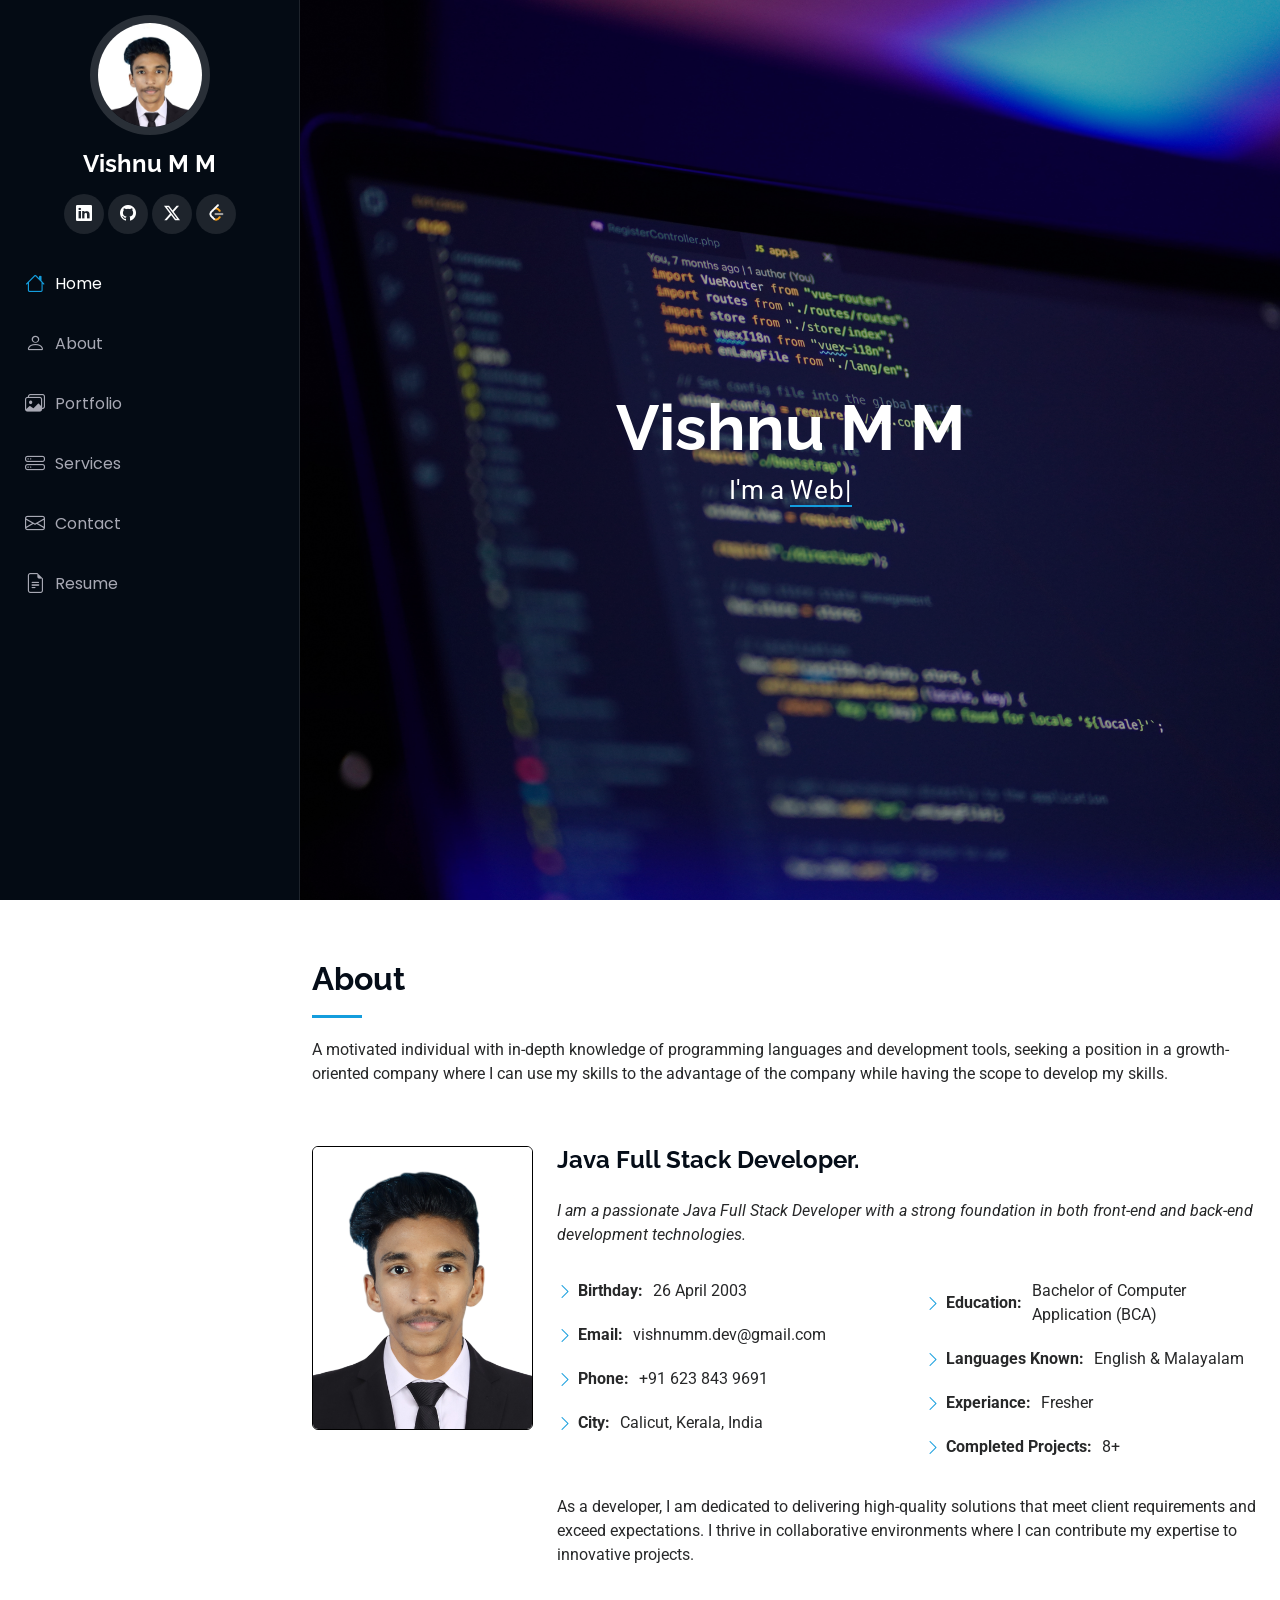
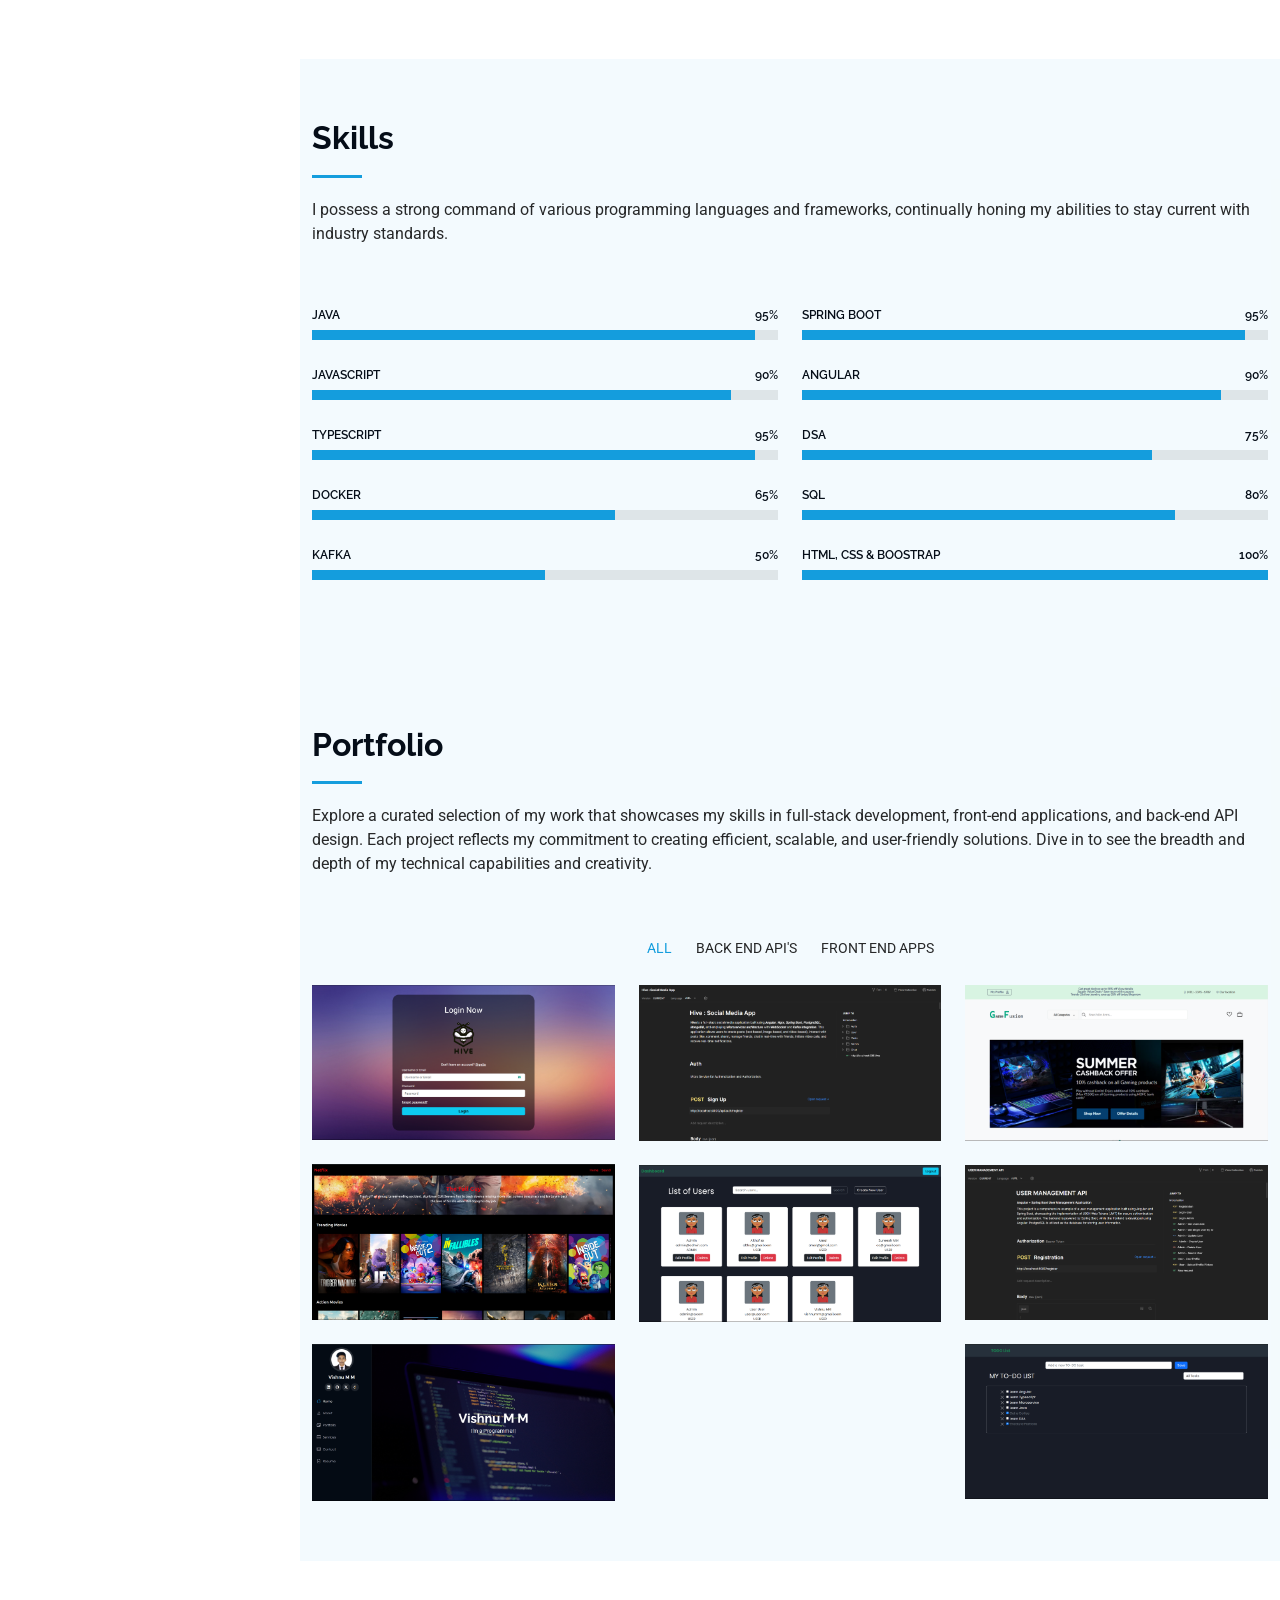
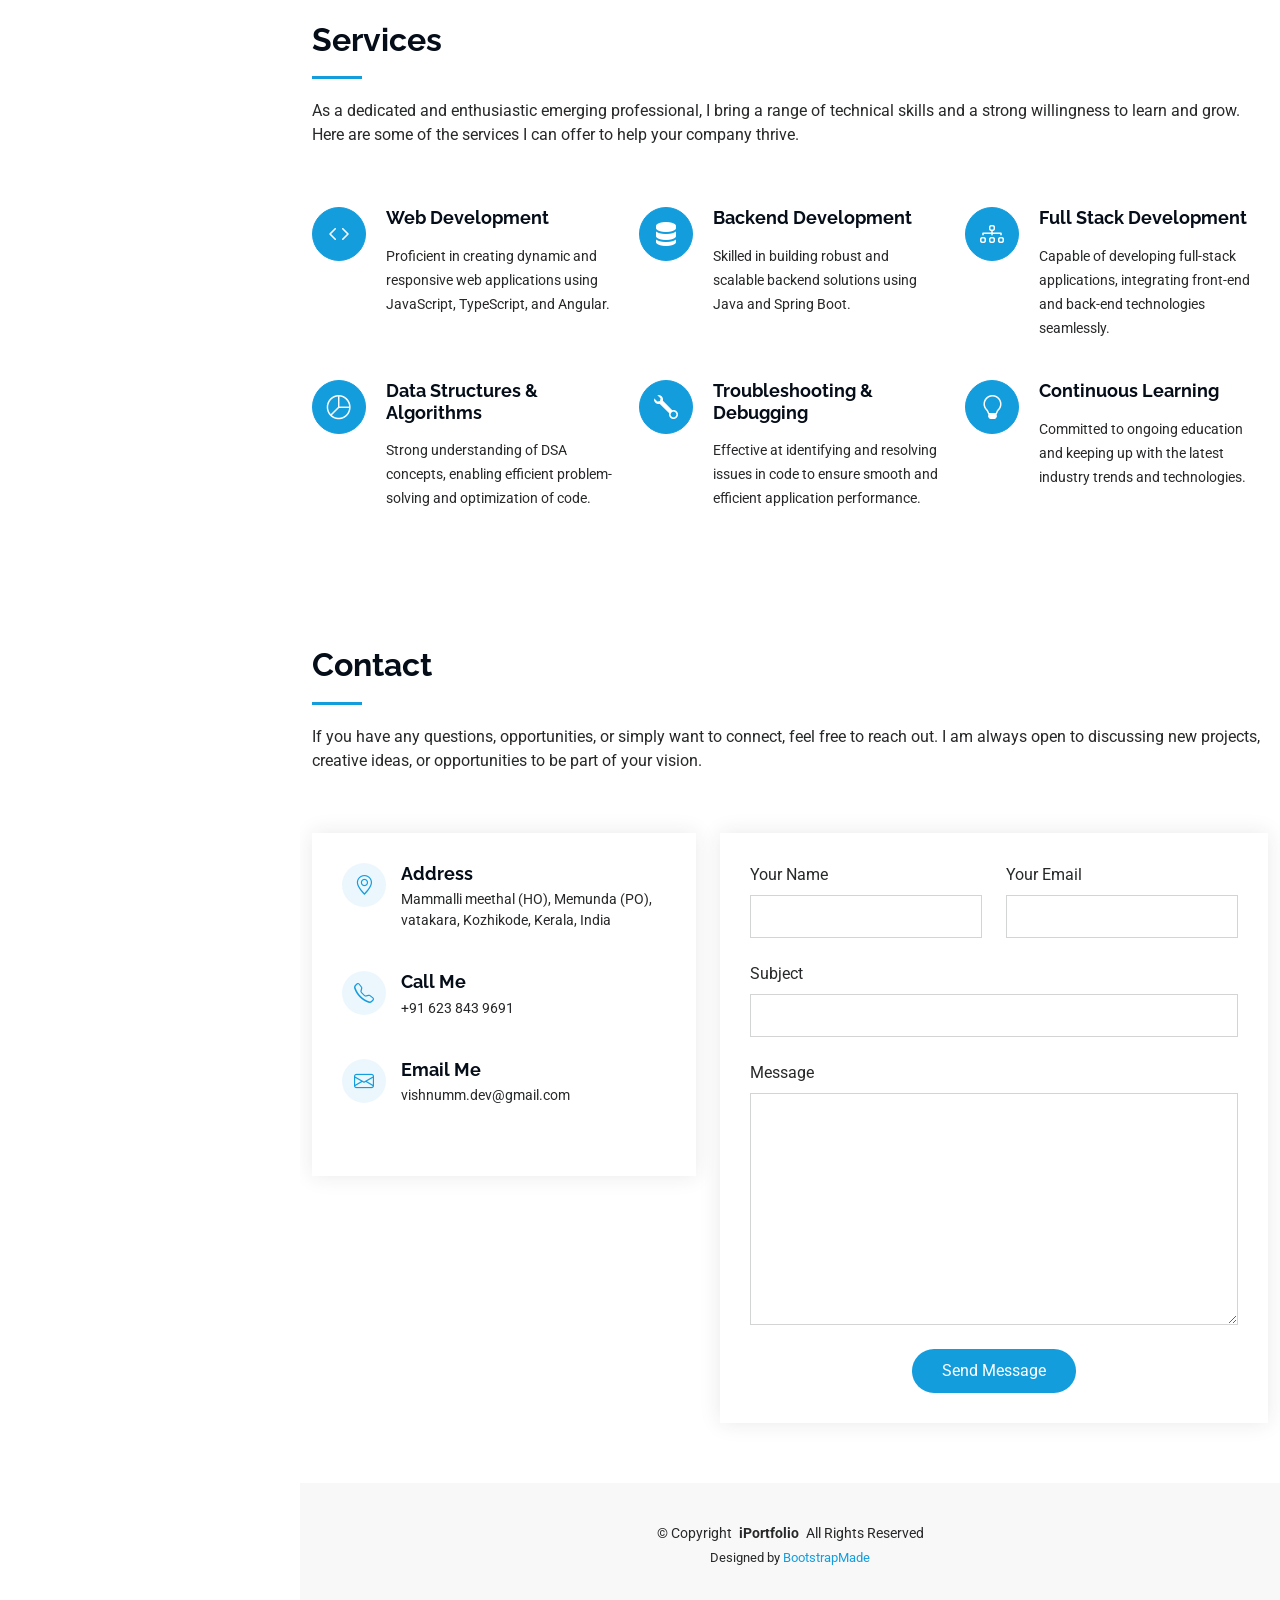
<file: index.html>
<!DOCTYPE html>
<html lang="en">

    <head>
        <meta charset="utf-8">
        <meta content="width=device-width, initial-scale=1.0" name="viewport">
        <title>Portfolio - Vishnu MM</title>
        <meta content="" name="description">
        <meta content="" name="keywords">

        <!-- Favicons -->
        <link href="assets/img/favicon.png" rel="icon">
        <link href="assets/img/apple-touch-icon.png" rel="apple-touch-icon">

        <!-- Fonts -->
        <link href="https://fonts.googleapis.com" rel="preconnect">
        <link href="https://fonts.gstatic.com" rel="preconnect" crossorigin>
        <link
            href="https://fonts.googleapis.com/css2?family=Roboto:ital,wght@0,100;0,300;0,400;0,500;0,700;0,900;1,100;1,300;1,400;1,500;1,700;1,900&family=Poppins:ital,wght@0,100;0,200;0,300;0,400;0,500;0,600;0,700;0,800;0,900;1,100;1,200;1,300;1,400;1,500;1,600;1,700;1,800;1,900&family=Raleway:ital,wght@0,100;0,200;0,300;0,400;0,500;0,600;0,700;0,800;0,900;1,100;1,200;1,300;1,400;1,500;1,600;1,700;1,800;1,900&display=swap"
            rel="stylesheet">

        <!-- Vendor CSS Files -->
        <link href="assets/vendor/bootstrap/css/bootstrap.min.css" rel="stylesheet">
        <link href="assets/vendor/bootstrap-icons/bootstrap-icons.css" rel="stylesheet">
        <link href="assets/vendor/aos/aos.css" rel="stylesheet">
        <link href="assets/vendor/glightbox/css/glightbox.min.css" rel="stylesheet">
        <link href="assets/vendor/swiper/swiper-bundle.min.css" rel="stylesheet">

        <!-- Main CSS File -->
        <link href="assets/css/main.css" rel="stylesheet">

        <!-- =======================================================
        * Template Name: iPortfolio
        * Template URL: https://bootstrapmade.com/iportfolio-bootstrap-portfolio-websites-template/
        * Updated: Jun 14 2024 with Bootstrap v5.3.3
        * Author: BootstrapMade.com
        * License: https://bootstrapmade.com/license/
        ======================================================== -->
    </head>

    <body class="index-page">

        <header id="header" class="header d-flex flex-column">
            <i class="header-toggle d-xl-none bi bi-list"></i>

            <div class="profile-img">
                <img src="assets/img/Profile-Picture.jpeg" alt="" class="img-fluid rounded-circle">
            </div>

            <a href="index.html" class="logo d-flex align-items-center justify-content-center">
                <!-- Uncomment the line below if you also wish to use an image logo -->
                <!-- <img src="assets/img/logo.png" alt=""> -->
                <h1 class="sitename">Vishnu M M</h1>
            </a>

            <div class="social-links text-center">
                <a href="https://linkedin.com/in/vishnu-mm" target="_blank" class="linkedin"><i
                        class="bi bi-linkedin"></i></a>
                <a href="https://github.com/vishnu-MM" target="_blank" class="facebook"><i class="bi bi-github"></i></a>
                <a href="https://x.com/vishnu__MM" target="_blank" class="twitter"><i class="bi bi-twitter-x"></i></a>
                <a href="https://leetcode.com/u/Vishnu_MM/" target="_blank" class="instagram"><img
                        src="assets/img/LeetCode.png" width="20" height="20" alt="LeetCode" class="leetcode-icon"></a>
            </div>

            <nav id="navmenu" class="navmenu">
                <ul>
                    <li><a href="#hero" class="active"><i class="bi bi-house navicon"></i>Home</a></li>
                    <li><a href="#about"><i class="bi bi-person navicon"></i> About</a></li>
                    <li><a href="#portfolio"><i class="bi bi-images navicon"></i> Portfolio</a></li>
                    <li><a href="#services"><i class="bi bi-hdd-stack navicon"></i> Services</a></li>
                    <li><a href="#contact"><i class="bi bi-envelope navicon"></i> Contact</a></li>
                    <li><a href="assets/img/Vishnu-MM-Resume.pdf" download><i
                                class="bi bi-file-earmark-text navicon"></i> Resume</a></li>
                </ul>
            </nav>

        </header>

        <main class="main">

            <!-- Hero Section -->
            <section id="hero" class="hero section">

                <img src="assets/img/bg-image-01.jpg" alt="" data-aos="fade-in" class="">

                <div class="container d-flex justify-content-center align-items-center flex-column" data-aos="fade-up"
                    data-aos-delay="100">
                    <h2>Vishnu M M</h2>
                    <p>I'm a <span class="typed"
                            data-typed-items="Web Developer, Back End Developer, Programmer, Software Engineer">Web
                            Developer</span><span class="typed-cursor typed-cursor--blink"
                            aria-hidden="true"></span><span class="typed-cursor typed-cursor--blink"
                            aria-hidden="true"></span></p>
                </div>

            </section><!-- /Hero Section -->

            <!-- About Section -->
            <section id="about" class="about section">

                <!-- Section Title -->
                <div class="container section-title" data-aos="fade-up">
                    <h2>About</h2>
                    <p>A motivated individual with in-depth knowledge of programming languages and development tools,
                        seeking a position in a growth-oriented company where I can use my skills to the advantage of
                        the company while having the scope to develop my skills.</p>
                </div><!-- End Section Title -->

                <div class="container" data-aos="fade-up" data-aos-delay="100">

                    <div class="row gy-4 justify-content-center">
                        <div class="col-lg-3">
                            <img src="assets/img/MyPhoto.png" class="img-fluid border border-black rounded" alt="Image">
                        </div>
                        <div class="col-lg-9 content">
                            <h2>Java Full Stack Developer.</h2>
                            <p class="fst-italic py-3">
                                I am a passionate Java Full Stack Developer with a strong foundation in both front-end
                                and back-end development technologies.
                            </p>
                            <div class="row">
                                <div class="col-lg-6">
                                    <ul>
                                        <li>
                                            <i class="bi bi-chevron-right"></i>
                                            <strong>Birthday:</strong>
                                            <span>26 April 2003</span>
                                        </li>
                                        <li>
                                            <i class="bi bi-chevron-right"></i>
                                            <strong>Email:</strong>
                                            <span>vishnumm.dev@gmail.com</span>
                                        </li>
                                        <li>
                                            <i class="bi bi-chevron-right"></i>
                                            <strong>Phone:</strong>
                                            <span>+91 623 843 9691</span>
                                        </li>
                                        <li>
                                            <i class="bi bi-chevron-right"></i>
                                            <strong>City:</strong>
                                            <span>Calicut, Kerala, India</span>
                                        </li>
                                    </ul>
                                </div>
                                <div class="col-lg-6">
                                    <ul>
                                        <li>
                                            <i class="bi bi-chevron-right"></i>
                                            <strong>Education:</strong>
                                            <span>Bachelor of Computer Application (BCA)</span>
                                        </li>
                                        <li>
                                            <i class="bi bi-chevron-right"></i>
                                            <strong>Languages Known:</strong>
                                            <span>English & Malayalam</span>
                                        </li>
                                        <li>
                                            <i class="bi bi-chevron-right"></i>
                                            <strong>Experiance:</strong>
                                            <span>Fresher</span>
                                        </li>
                                        <li>
                                            <i class="bi bi-chevron-right"></i>
                                            <strong>Completed Projects:</strong>
                                            <span>8+</span>
                                        </li>
                                    </ul>
                                </div>
                            </div>
                            <p class="py-3">
                                As a developer, I am dedicated to delivering high-quality solutions that meet client
                                requirements and exceed expectations. I thrive in collaborative environments where I can
                                contribute my expertise to innovative projects.
                            </p>
                        </div>
                    </div>

                </div>

            </section><!-- /About Section -->

            <!-- Skills Section -->
            <section id="skills" class="skills section">

                <!-- Section Title -->
                <div class="container section-title" data-aos="fade-up">
                    <h2>Skills</h2>
                    <p>I possess a strong command of various programming languages and frameworks, continually honing my
                        abilities to stay current with industry standards.</p>
                </div><!-- End Section Title -->

                <div class="container" data-aos="fade-up" data-aos-delay="100">

                    <div class="row skills-content skills-animation">

                        <div class="col-lg-6">

                            <div class="progress">
                                <span class="skill"><span>Java</span> <i class="val">95%</i></span>
                                <div class="progress-bar-wrap">
                                    <div class="progress-bar" role="progressbar" aria-valuenow="95" aria-valuemin="0"
                                        aria-valuemax="100"></div>
                                </div>
                            </div><!-- End Skills Item -->

                            <div class="progress">
                                <span class="skill"><span>JavaScript</span> <i class="val">90%</i></span>
                                <div class="progress-bar-wrap">
                                    <div class="progress-bar" role="progressbar" aria-valuenow="90" aria-valuemin="0"
                                        aria-valuemax="100"></div>
                                </div>
                            </div><!-- End Skills Item -->

                            <div class="progress">
                                <span class="skill"><span>TypeScript</span> <i class="val">95%</i></span>
                                <div class="progress-bar-wrap">
                                    <div class="progress-bar" role="progressbar" aria-valuenow="95" aria-valuemin="0"
                                        aria-valuemax="100"></div>
                                </div>
                            </div><!-- End Skills Item -->

                            <div class="progress">
                                <span class="skill"><span>Docker</span> <i class="val">65%</i></span>
                                <div class="progress-bar-wrap">
                                    <div class="progress-bar" role="progressbar" aria-valuenow="65" aria-valuemin="0"
                                        aria-valuemax="100"></div>
                                </div>
                            </div><!-- End Skills Item -->

                            <div class="progress">
                                <span class="skill"><span>Kafka</span> <i class="val">50%</i></span>
                                <div class="progress-bar-wrap">
                                    <div class="progress-bar" role="progressbar" aria-valuenow="50" aria-valuemin="0"
                                        aria-valuemax="100"></div>
                                </div>
                            </div><!-- End Skills Item -->

                        </div>

                        <div class="col-lg-6">

                            <div class="progress">
                                <span class="skill"><span>Spring Boot</span> <i class="val">95%</i></span>
                                <div class="progress-bar-wrap">
                                    <div class="progress-bar" role="progressbar" aria-valuenow="95" aria-valuemin="0"
                                        aria-valuemax="100"></div>
                                </div>
                            </div><!-- End Skills Item -->

                            <div class="progress">
                                <span class="skill"><span>Angular</span> <i class="val">90%</i></span>
                                <div class="progress-bar-wrap">
                                    <div class="progress-bar" role="progressbar" aria-valuenow="90" aria-valuemin="0"
                                        aria-valuemax="100"></div>
                                </div>
                            </div><!-- End Skills Item -->

                            <div class="progress">
                                <span class="skill"><span>DSA</span> <i class="val">75%</i></span>
                                <div class="progress-bar-wrap">
                                    <div class="progress-bar" role="progressbar" aria-valuenow="75" aria-valuemin="0"
                                        aria-valuemax="100"></div>
                                </div>
                            </div><!-- End Skills Item -->

                            <div class="progress">
                                <span class="skill"><span>SQL</span> <i class="val">80%</i></span>
                                <div class="progress-bar-wrap">
                                    <div class="progress-bar" role="progressbar" aria-valuenow="80" aria-valuemin="0"
                                        aria-valuemax="100"></div>
                                </div>
                            </div><!-- End Skills Item -->

                            <div class="progress">
                                <span class="skill"><span>HTML, CSS & BOOSTRAP</span> <i class="val">100%</i></span>
                                <div class="progress-bar-wrap">
                                    <div class="progress-bar" role="progressbar" aria-valuenow="100" aria-valuemin="0"
                                        aria-valuemax="100"></div>
                                </div>
                            </div><!-- End Skills Item -->

                        </div>

                    </div>

                </div>

            </section><!-- /Skills Section -->

            <!-- Portfolio Section -->
            <section id="portfolio" class="portfolio section">

                <!-- Section Title -->
                <div class="container section-title" data-aos="fade-up">
                    <h2>Portfolio</h2>
                    <p>Explore a curated selection of my work that showcases my skills in full-stack development,
                        front-end applications, and back-end API design. Each project reflects my commitment to creating
                        efficient, scalable, and user-friendly solutions. Dive in to see the breadth and depth of my
                        technical capabilities and creativity.</p>
                </div><!-- End Section Title -->

                <div class="container">

                    <div class="isotope-layout" data-default-filter="*" data-layout="masonry"
                        data-sort="original-order">

                        <ul class="portfolio-filters isotope-filters" data-aos="fade-up" data-aos-delay="100">
                            <li data-filter="*" class="filter-active">All</li>
                            <li data-filter=".back-end-apis">Back End API's</li>
                            <li data-filter=".front-end-apps">Front End Apps</li>
                        </ul>

                        <div class="row gy-4 isotope-container" data-aos="fade-up" data-aos-delay="200">
                            <!-- Hive : Social Media (App) -->
                            <div class="col-lg-4 col-md-6 portfolio-item isotope-item front-end-apps">
                                <div class="portfolio-content h-100">
                                    <img src="assets/img/portfolio/App-6.png" class="img-fluid" alt="">
                                    <div class="portfolio-info">
                                        <h4>Hive : Social Media (App)</h4>
                                        <p>Hive is a social media app Built usingv Angular with NgRx and Spring Boot in Micro Service Architecture.</p>
                                        <a href="assets/img/portfolio/App-6.png"
                                            title="Hive : Hive is a social media app Built usingv Angular with NgRx and Spring Boot in Micro Service Architecture."
                                            data-gallery="portfolio-gallery-app" class="glightbox preview-link">
                                            <i class="bi bi-zoom-in"></i></a>
                                        <a href="https://github.com/vishnu-MM/Hive-Wher_the_connection_buzz-Angular.git"
                                            title="More Details" class="details-link"><i
                                                class="bi bi-link-45deg"></i></a>
                                    </div>
                                </div>
                            </div>
                            <!-- Hive : Social Media (API) -->
                            <div class="col-lg-4 col-md-6 portfolio-item isotope-item back-end-apis">
                                <div class="portfolio-content h-100">
                                    <img src="assets/img/portfolio/API-2.png" class="img-fluid" alt="">
                                    <div class="portfolio-info">
                                        <h4>Hive : Social Media (API)</h4>
                                        <p>Hive is a social media app Built using Spring Boot in Micro Service Architecture</p>
                                        <a href="assets/img/portfolio/API-2.png"
                                            title="Hive : Social Media (API) : Hive is a social media app Built using Spring Boot in Micro Service Architecture"
                                            data-gallery="portfolio-gallery-product" class="glightbox preview-link"><i
                                                class="bi bi-zoom-in"></i></a>
                                        <a href="https://github.com/vishnu-MM/Hive-Wher_the_connection_buzz.git"
                                            title="More Details" class="details-link"><i
                                                class="bi bi-link-45deg"></i></a>
                                    </div>
                                </div>
                            </div>
                            <!-- Game Fusion : E-Commerce App -->
                            <div class="col-lg-4 col-md-6 portfolio-item isotope-item back-end-apis front-end-apps">
                                <div class="portfolio-content h-100">
                                    <img src="assets/img/portfolio/App-1.png" class="img-fluid" alt="">
                                    <div class="portfolio-info">
                                        <h4>Game Fusion : E-Commerce App</h4>
                                        <p>An e-commerce platform for selling gaming gadgets. Built with Spring Boot,
                                            Thymeleaf, and PostgreSQL.</p>
                                        <a href="assets/img/portfolio/App-1.png"
                                            title="Game Fusion : An E-Commerce platform for selling gaming gadgets. Built with Spring Boot, Thymeleaf, and PostgreSQL."
                                            data-gallery="portfolio-gallery-app" class="glightbox preview-link">
                                            <i class="bi bi-zoom-in"></i></a>
                                        <a href="https://github.com/vishnu-MM/Game-Fusion---E-commerce-web-application.git"
                                            title="More Details" class="details-link">
                                            <i class="bi bi-link-45deg"></i></a>
                                    </div>
                                </div>
                            </div>
                            <!-- Netflix Clone -->
                            <div class="col-lg-4 col-md-6 portfolio-item isotope-item front-end-apps">
                                <div class="portfolio-content h-100">
                                    <img src="assets/img/portfolio/App-5.png" class="img-fluid" alt="">
                                    <div class="portfolio-info">
                                        <h4>Netflix Clone</h4>
                                        <p>This project is a clone of Netflix built using Angular.</p>
                                        <a href="assets/img/portfolio/App-5.png"
                                            title="Netflix Clone : This project is a clone of Netflix built using Angular."
                                            data-gallery="portfolio-gallery-app" class="glightbox preview-link">
                                            <i class="bi bi-zoom-in"></i></a>
                                        <a href="https://github.com/vishnu-MM/Netflix-Clone-Angular-Project.git"
                                            title="More Details" class="details-link"><i
                                                class="bi bi-link-45deg"></i></a>
                                    </div>
                                </div>
                            </div>
                            <!-- User Management App -->
                            <div class="col-lg-4 col-md-6 portfolio-item isotope-item front-end-apps">
                                <div class="portfolio-content h-100">
                                    <img src="assets/img/portfolio/App-3.png" class="img-fluid" alt="">
                                    <div class="portfolio-info">
                                        <h4>User Management App</h4>
                                        <p>This project is a example of a User Management App built using Angular,
                                            showcasing the implementation of NgRx (State Management for Angular)</p>
                                        <a href="assets/img/portfolio/App-3.png"
                                            title="User Management App: This project is a example of a User Management App built using Angular, showcasing the implementation of NgRx (State Management for Angular)"
                                            data-gallery="portfolio-gallery-app" class="glightbox preview-link">
                                            <i class="bi bi-zoom-in"></i></a>
                                        <a href="https://github.com/vishnu-MM/User-Management-Frontend-.git"
                                            title="More Details" class="details-link"><i
                                                class="bi bi-link-45deg"></i></a>
                                    </div>
                                </div>
                            </div>
                            <!-- User Management API -->
                            <div class="col-lg-4 col-md-6 portfolio-item isotope-item back-end-apis">
                                <div class="portfolio-content h-100">
                                    <img src="assets/img/portfolio/API-1.png" class="img-fluid" alt="">
                                    <div class="portfolio-info">
                                        <h4>User Management API</h4>
                                        <p>This project is a example of a user management api built using Spring Boot,
                                            showcasing the implementation of JSON Web Tokens (JWT)</p>
                                        <a href="assets/img/portfolio/API-1.png"
                                            title="User Management API : This project is a example of a user management api built using Spring Boot, showcasing the implementation of JSON Web Tokens (JWT)"
                                            data-gallery="portfolio-gallery-product" class="glightbox preview-link"><i
                                                class="bi bi-zoom-in"></i></a>
                                        <a href="https://github.com/vishnu-MM/User-Management-API-.git"
                                            title="More Details" class="details-link"><i
                                                class="bi bi-link-45deg"></i></a>
                                    </div>
                                </div>
                            </div>
                            <!-- Todo App -->
                            <div class="col-lg-4 col-md-6 portfolio-item isotope-item front-end-apps">
                                <div class="portfolio-content h-100">
                                    <img src="assets/img/portfolio/App-2.png" class="img-fluid" alt="">
                                    <div class="portfolio-info">
                                        <h4>Todo App</h4>
                                        <p>TODO App: An Todo list application build using Angular.</p>
                                        <a href="assets/img/portfolio/App-2.png"
                                            title="TODO App: An Todo list application build using Angular."
                                            data-gallery="portfolio-gallery-app" class="glightbox preview-link">
                                            <i class="bi bi-zoom-in"></i></a>
                                        <a href="https://github.com/vishnu-MM/TODO-App-Angular-Project.git"
                                            title="More Details" class="details-link"><i
                                                class="bi bi-link-45deg"></i></a>
                                    </div>
                                </div>
                            </div>
                            <!-- Personal Portfolio -->
                            <div class="col-lg-4 col-md-6 portfolio-item isotope-item front-end-apps">
                                <div class="portfolio-content h-100">
                                    <img src="assets/img/portfolio/App-4.png" class="img-fluid" alt="">
                                    <div class="portfolio-info">
                                        <h4>Personal Portfolio</h4>
                                        <p>This personal portfolio website showcases my skills and projects using HTML, CSS, JavaScript, and Bootstrap.</p>
                                        <a href="assets/img/portfolio/App-4.png"
                                            title="Personal Portfolio: This personal portfolio website showcases my skills and projects using HTML, CSS, JavaScript, and Bootstrap."
                                            data-gallery="portfolio-gallery-app" class="glightbox preview-link">
                                            <i class="bi bi-zoom-in"></i></a>
                                        <a href="https://github.com/vishnu-MM/My-Personal-Portfolio.git"
                                            title="More Details" class="details-link"><i
                                                class="bi bi-link-45deg"></i></a>
                                    </div>
                                </div>
                            </div>
                        </div>
                        <!-- End Portfolio Container -->
                    </div>
                </div>
            </section><!-- /Portfolio Section -->

            <!-- Services Section -->
            <section id="services" class="services section">

                <!-- Section Title -->
                <div class="container section-title" data-aos="fade-up">
                    <h2>Services</h2>
                    <p>As a dedicated and enthusiastic emerging professional, I bring a range of technical skills and a
                        strong willingness to learn and grow. Here are some of the services I can offer to help your
                        company thrive.</p>
                </div>
                <!-- End Section Title -->

                <div class="container">

                    <div class="row gy-4">

                        <div class="col-lg-4 col-md-6 service-item d-flex" data-aos="fade-up" data-aos-delay="100">
                            <div class="icon flex-shrink-0"><i class="bi bi-code"></i></div>
                            <div>
                                <h4 class="title"><a href="#portfolio" class="stretched-link">Web Development</a></h4>
                                <p class="description">Proficient in creating dynamic and responsive web applications
                                    using JavaScript, TypeScript, and Angular.</p>
                            </div>
                        </div><!-- End Service Item -->

                        <div class="col-lg-4 col-md-6 service-item d-flex" data-aos="fade-up" data-aos-delay="200">
                            <div class="icon flex-shrink-0"><i class="bi bi-server"></i></div>
                            <div>
                                <h4 class="title"><a href="#portfolio" class="stretched-link">Backend Development</a>
                                </h4>
                                <p class="description">Skilled in building robust and scalable backend solutions using
                                    Java and Spring Boot.</p>
                            </div>
                        </div><!-- End Service Item -->

                        <div class="col-lg-4 col-md-6 service-item d-flex" data-aos="fade-up" data-aos-delay="300">
                            <div class="icon flex-shrink-0"><i class="bi bi-diagram-3"></i></div>
                            <div>
                                <h4 class="title"><a href="#portfolio" class="stretched-link">Full Stack Development</a>
                                </h4>
                                <p class="description">Capable of developing full-stack applications, integrating
                                    front-end and back-end technologies seamlessly.</p>
                            </div>
                        </div><!-- End Service Item -->

                        <div class="col-lg-4 col-md-6 service-item d-flex" data-aos="fade-up" data-aos-delay="400">
                            <div class="icon flex-shrink-0"><i class="bi bi-pie-chart"></i></div>
                            <div>
                                <h4 class="title"><a href="#portfolio" class="stretched-link">Data Structures &
                                        Algorithms</a></h4>
                                <p class="description">Strong understanding of DSA concepts, enabling efficient
                                    problem-solving and optimization of code.</p>
                            </div>
                        </div><!-- End Service Item -->

                        <div class="col-lg-4 col-md-6 service-item d-flex" data-aos="fade-up" data-aos-delay="500">
                            <div class="icon flex-shrink-0"><i class="bi bi-wrench"></i></div>
                            <div>
                                <h4 class="title"><a href="#portfolio" class="stretched-link">Troubleshooting &
                                        Debugging</a></h4>
                                <p class="description">Effective at identifying and resolving issues in code to ensure
                                    smooth and efficient application performance.</p>
                            </div>
                        </div><!-- End Service Item -->

                        <div class="col-lg-4 col-md-6 service-item d-flex" data-aos="fade-up" data-aos-delay="600">
                            <div class="icon flex-shrink-0"><i class="bi bi-lightbulb"></i></div>
                            <div>
                                <h4 class="title"><a href="#portfolio" class="stretched-link">Continuous Learning</a>
                                </h4>
                                <p class="description">Committed to ongoing education and keeping up with the latest
                                    industry trends and technologies.</p>
                            </div>
                        </div><!-- End Service Item -->

                    </div>

                </div>

            </section><!-- /Services Section -->

            <!-- Contact Section -->
            <section id="contact" class="contact section">

                <!-- Section Title -->
                <div class="container section-title" data-aos="fade-up">
                    <h2>Contact</h2>
                    <p>If you have any questions, opportunities, or simply want to connect, feel free to reach out. I am
                        always open to discussing new projects, creative ideas, or opportunities to be part of your
                        vision.</p>
                </div><!-- End Section Title -->

                <div class="container" data-aos="fade-up" data-aos-delay="100">

                    <div class="row gy-4">

                        <div class="col-lg-5">

                            <div class="info-wrap">
                                <div class="info-item d-flex" data-aos="fade-up" data-aos-delay="200">
                                    <i class="bi bi-geo-alt flex-shrink-0"></i>
                                    <div>
                                        <h3>Address</h3>
                                        <p>Mammalli meethal (HO), Memunda (PO), vatakara, Kozhikode, Kerala, India</p>
                                    </div>
                                </div><!-- End Info Item -->

                                <div class="info-item d-flex" data-aos="fade-up" data-aos-delay="300">
                                    <i class="bi bi-telephone flex-shrink-0"></i>
                                    <div>
                                        <h3>Call Me</h3>
                                        <p>+91 623 843 9691</p>
                                    </div>
                                </div><!-- End Info Item -->

                                <div class="info-item d-flex" data-aos="fade-up" data-aos-delay="400">
                                    <i class="bi bi-envelope flex-shrink-0"></i>
                                    <div>
                                        <h3>Email Me</h3>
                                        <p>vishnumm.dev@gmail.com</p>
                                    </div>
                                </div><!-- End Info Item -->
                            </div>
                        </div>

                        <div class="col-lg-7">
                            <form action="https://formspree.io/f/mvgppkjw" method="post" class="php-email-form" data-aos="fade-up"
                                data-aos-delay="200">
                                <div class="row gy-4">
                                    <div class="col-md-6">
                                        <label for="name-field" class="pb-2">Your Name</label>
                                        <input type="text" name="name" id="name-field" class="form-control" required="">
                                    </div>

                                    <div class="col-md-6">
                                        <label for="email-field" class="pb-2">Your Email</label>
                                        <input type="email" class="form-control" name="email" id="email-field"
                                            required="">
                                    </div>

                                    <div class="col-md-12">
                                        <label for="subject-field" class="pb-2">Subject</label>
                                        <input type="text" class="form-control" name="subject" id="subject-field"
                                            required="">
                                    </div>

                                    <div class="col-md-12">
                                        <label for="message-field" class="pb-2">Message</label>
                                        <textarea class="form-control" name="message" rows="10" id="message-field"
                                            required=""></textarea>
                                    </div>

                                    <div class="col-md-12 text-center">
                                        <div class="loading">Loading</div>
                                        <div class="error-message"></div>
                                        <div class="sent-message">Your message has been sent. Thank you!</div>
                                        <button type="submit">Send Message</button>
                                    </div>

                                </div>
                            </form>
                        </div><!-- End Contact Form -->
                    </div>
                </div>
            </section><!-- /Contact Section -->
        </main>
        <footer id="footer" class="footer position-relative">

            <div class="container">
              <div class="copyright text-center ">
                <p>© <span>Copyright</span> <strong class="px-1 sitename">iPortfolio</strong> <span>All Rights Reserved</span></p>
              </div>
              <div class="credits">
                <!-- All the links in the footer should remain intact. -->
                <!-- You can delete the links only if you've purchased the pro version. -->
                <!-- Licensing information: https://bootstrapmade.com/license/ -->
                <!-- Purchase the pro version with working PHP/AJAX contact form: [buy-url] -->
                Designed by <a href="https://bootstrapmade.com/">BootstrapMade</a>
              </div>
            </div>
        
          </footer>
        <!-- Scroll Top -->
        <a href="#" id="scroll-top" class="scroll-top d-flex align-items-center justify-content-center"><i
                class="bi bi-arrow-up-short"></i></a>

        <!-- Preloader -->
        <div id="preloader"></div>

        <!-- Vendor JS Files -->
        <script src="assets/vendor/bootstrap/js/bootstrap.bundle.min.js"></script>
        <script src="assets/vendor/aos/aos.js"></script>
        <script src="assets/vendor/typed.js/typed.umd.js"></script>
        <script src="assets/vendor/purecounter/purecounter_vanilla.js"></script>
        <script src="assets/vendor/waypoints/noframework.waypoints.js"></script>
        <script src="assets/vendor/glightbox/js/glightbox.min.js"></script>
        <script src="assets/vendor/imagesloaded/imagesloaded.pkgd.min.js"></script>
        <script src="assets/vendor/isotope-layout/isotope.pkgd.min.js"></script>
        <script src="assets/vendor/swiper/swiper-bundle.min.js"></script>

        <!-- Main JS File -->
        <script src="assets/js/main.js"></script>
    </body>

</html>
</file>
<file: assets/css/main.css>
/**
* Template Name: iPortfolio
* Template URL: https://bootstrapmade.com/iportfolio-bootstrap-portfolio-websites-template/
* Updated: Jun 14 2024 with Bootstrap v5.3.3
* Author: BootstrapMade.com
* License: https://bootstrapmade.com/license/
*/

/*--------------------------------------------------------------
# Font & Color Variables
# Help: https://bootstrapmade.com/color-system/
--------------------------------------------------------------*/
/* Fonts */
:root {
    --default-font: "Roboto", system-ui, -apple-system, "Segoe UI", Roboto, "Helvetica Neue", Arial, "Noto Sans", "Liberation Sans", sans-serif, "Apple Color Emoji", "Segoe UI Emoji", "Segoe UI Symbol", "Noto Color Emoji";
    --heading-font: "Raleway", sans-serif;
    --nav-font: "Poppins", sans-serif;
}

/* Global Colors - The following color variables are used throughout the website. Updating them here will change the color scheme of the entire website */
:root {
    --background-color: #ffffff;
    /* Background color for the entire website, including individual sections */
    --default-color: #272829;
    /* Default color used for the majority of the text content across the entire website */
    --heading-color: #050d18;
    /* Color for headings, subheadings and title throughout the website */
    --accent-color: #149ddd;
    /* Accent color that represents your brand on the website. It's used for buttons, links, and other elements that need to stand out */
    --contrast-color: #ffffff;
    /* The contrast color is used for elements when the background color is one of the heading, accent, or default colors. Its purpose is to ensure proper contrast and readability when placed over these more dominant colors */
}

/* Nav Menu Colors - The following color variables are used specifically for the navigation menu. They are separate from the global colors to allow for more customization options */
:root {
    --nav-color: #a8a9b4;
    /* The default color of the main navmenu links */
    --nav-hover-color: #ffffff;
    /* Applied to main navmenu links when they are hovered over or active */
    --nav-dropdown-background-color: #ffffff;
    /* Used as the background color for dropdown items that appear when hovering over primary navigation items */
    --nav-dropdown-color: #212529;
    /* Used for navigation links of the dropdown items in the navigation menu. */
    --nav-dropdown-hover-color: #149ddd;
    /* Similar to --nav-hover-color, this color is applied to dropdown navigation links when they are hovered over. */
}

/* Template Custom Colors */
:root {
    --header-background-color: #040b14;
    --header-color: #ffffff;
}

/* Smooth scroll */
:root {
    scroll-behavior: smooth;
}

/*--------------------------------------------------------------
# General
--------------------------------------------------------------*/
body {
    color: var(--default-color);
    background-color: var(--background-color);
    font-family: var(--default-font);
}

a {
    color: var(--accent-color);
    text-decoration: none;
    transition: 0.3s;
}

a:hover {
    color: color-mix(in srgb, var(--accent-color), transparent 25%);
    text-decoration: none;
}

h1,
h2,
h3,
h4,
h5,
h6 {
    color: var(--heading-color);
    font-family: var(--heading-font);
}

/*--------------------------------------------------------------
# Global Header
--------------------------------------------------------------*/
.header {
    --background-color: var(--header-background-color);
    --default-color: var(--header-color);
    --heading-color: var(--header-color);
    color: var(--default-color);
    background-color: var(--background-color);
    position: fixed;
    top: 0;
    left: 0;
    bottom: 0;
    padding: 0 15px;
    width: 300px;
    transition: all ease-in-out 0.3s;
    overflow-y: auto;
    z-index: 997;
    border-right: 1px solid color-mix(in srgb, var(--default-color), transparent 90%);
}

.header .profile-img img {
    margin: 15px auto;
    display: block;
    width: 120px;
    border: 8px solid color-mix(in srgb, var(--default-color), transparent 85%);
}

.header .logo {
    line-height: 1;
    margin-bottom: 15px;
}

.header .logo img {
    max-height: 32px;
    margin-right: 8px;
}

.header .logo h1 {
    font-size: 24px;
    margin: 0;
    font-weight: 700;
    color: var(--heading-color);
}

.header .social-links {
    margin: 0 0 20px 0;
    display: flex;
    align-items: center;
    justify-content: center;
}

.header .social-links a {
    font-size: 16px;
    display: inline-flex;
    align-items: center;
    justify-content: center;
    background: color-mix(in srgb, var(--default-color), transparent 90%);
    color: var(--default-color);
    margin: 0 2px;
    border-radius: 50%;
    text-align: center;
    width: 40px;
    height: 40px;
    transition: 0.3s;
}

.header .social-links a:hover {
    color: var(--contrast-color);
    background: var(--accent-color);
}

@media (min-width: 1200px) {

    .header~main,
    .header~#footer {
        margin-left: 300px;
    }
}

@media (max-width: 1199px) {
    .header {
        left: -100%;
    }
}

.header.header-show {
    left: 0;
}

.header .header-toggle {
    color: var(--contrast-color);
    background-color: var(--accent-color);
    font-size: 22px;
    display: flex;
    align-items: center;
    justify-content: center;
    width: 40px;
    height: 40px;
    border-radius: 50%;
    cursor: pointer;
    position: fixed;
    top: 15px;
    right: 15px;
    z-index: 9999;
    transition: background-color 0.3s;
}

.header .header-toggle:hover {
    color: var(--contrast-color);
    background-color: color-mix(in srgb, var(--accent-color) 90%, white 15%);
}

/*--------------------------------------------------------------
# Navigation Menu
--------------------------------------------------------------*/
.mobile-nav-toggle {
    display: none;
}

.navmenu {
    padding: 0;
    z-index: 9997;
}

.navmenu ul {
    list-style: none;
    padding: 0 0 20px 0;
    margin: 0;
}

.navmenu a,
.navmenu a:focus {
    color: var(--nav-color);
    padding: 15px 10px;
    font-family: var(--nav-font);
    font-size: 16px;
    font-weight: 400;
    display: flex;
    align-items: center;
    white-space: nowrap;
    transition: 0.3s;
    width: 100%;
}

.navmenu a .navicon,
.navmenu a:focus .navicon {
    font-size: 20px;
    margin-right: 10px;
}

.navmenu a .toggle-dropdown,
.navmenu a:focus .toggle-dropdown {
    font-size: 12px;
    line-height: 0;
    margin-left: auto;
    width: 30px;
    height: 30px;
    display: flex;
    align-items: center;
    justify-content: center;
    border-radius: 50%;
    transition: 0.3s;
    flex-shrink: 0;
    background-color: color-mix(in srgb, var(--accent-color), transparent 90%);
}

.navmenu a .toggle-dropdown:hover,
.navmenu a:focus .toggle-dropdown:hover {
    background-color: var(--accent-color);
    color: var(--contrast-color);
}

.navmenu a:hover,
.navmenu .active,
.navmenu .active:focus {
    color: var(--nav-hover-color);
}

.navmenu a:hover .navicon,
.navmenu .active .navicon,
.navmenu .active:focus .navicon {
    color: var(--accent-color);
}

.navmenu .active .toggle-dropdown,
.navmenu .active:focus .toggle-dropdown {
    background-color: var(--accent-color);
    color: var(--contrast-color);
    transform: rotate(180deg);
}

.navmenu .dropdown {
    display: block;
}

.navmenu .dropdown a,
.navmenu .dropdown a:focus {
    color: --nav-dropdown-color;
}

.navmenu .dropdown a:hover,
.navmenu .dropdown .active,
.navmenu .dropdown .active:focus {
    color: var(--nav-dropdown-hover-color);
}

.navmenu .dropdown ul {
    position: static;
    display: none;
    z-index: 99;
    padding: 5px 10px;
    margin: 5px 10px;
    background-color: var(--nav-dropdown-background-color);
    border: 1px solid color-mix(in srgb, var(--default-color), transparent 90%);
    box-shadow: none;
    transition: all 0.5s ease-in-out;
}

.navmenu .dropdown ul ul {
    background-color: rgba(33, 37, 41, 0.1);
}

.navmenu .dropdown>.dropdown-active {
    display: block;
    background-color: rgba(33, 37, 41, 0.03);
}

/*--------------------------------------------------------------
# Global Footer
--------------------------------------------------------------*/
.footer {
    --background-color: color-mix(in srgb, var(--default-color), transparent 97%);
    color: var(--default-color);
    background-color: var(--background-color);
    font-size: 14px;
    padding: 40px 0;
    position: relative;
}

.footer .copyright p {
    margin-bottom: 0;
}

.footer .credits {
    margin-top: 4px;
    font-size: 13px;
    text-align: center;
}

/*--------------------------------------------------------------
# Preloader
--------------------------------------------------------------*/
#preloader {
    position: fixed;
    inset: 0;
    z-index: 999999;
    overflow: hidden;
    background: var(--background-color);
    transition: all 0.6s ease-out;
}

#preloader:before {
    content: "";
    position: fixed;
    top: calc(50% - 30px);
    left: calc(50% - 30px);
    border: 6px solid #ffffff;
    border-color: var(--accent-color) transparent var(--accent-color) transparent;
    border-radius: 50%;
    width: 60px;
    height: 60px;
    animation: animate-preloader 1.5s linear infinite;
}

@keyframes animate-preloader {
    0% {
        transform: rotate(0deg);
    }

    100% {
        transform: rotate(360deg);
    }
}

/*--------------------------------------------------------------
# Scroll Top Button
--------------------------------------------------------------*/
.scroll-top {
    position: fixed;
    visibility: hidden;
    opacity: 0;
    right: 15px;
    bottom: -15px;
    z-index: 99999;
    background-color: var(--accent-color);
    width: 44px;
    height: 44px;
    border-radius: 50px;
    transition: all 0.4s;
}

.scroll-top i {
    font-size: 24px;
    color: var(--contrast-color);
    line-height: 0;
}

.scroll-top:hover {
    background-color: color-mix(in srgb, var(--accent-color), transparent 20%);
    color: var(--contrast-color);
}

.scroll-top.active {
    visibility: visible;
    opacity: 1;
    bottom: 15px;
}

/*--------------------------------------------------------------
# Disable aos animation delay on mobile devices
--------------------------------------------------------------*/
@media screen and (max-width: 768px) {
    [data-aos-delay] {
        transition-delay: 0 !important;
    }
}

/*--------------------------------------------------------------
# Global Page Titles & Breadcrumbs
--------------------------------------------------------------*/
.page-title {
    --background-color: color-mix(in srgb, var(--default-color), transparent 96%);
    color: var(--default-color);
    background-color: var(--background-color);
    padding: 25px 0;
    position: relative;
}

.page-title h1 {
    font-size: 24px;
    font-weight: 700;
}

.page-title .breadcrumbs ol {
    display: flex;
    flex-wrap: wrap;
    list-style: none;
    padding: 0;
    margin: 0;
    font-size: 14px;
    font-weight: 400;
}

.page-title .breadcrumbs ol li+li {
    padding-left: 10px;
}

.page-title .breadcrumbs ol li+li::before {
    content: "/";
    display: inline-block;
    padding-right: 10px;
    color: color-mix(in srgb, var(--default-color), transparent 70%);
}

/*--------------------------------------------------------------
# Global Sections
--------------------------------------------------------------*/
section,
.section {
    color: var(--default-color);
    background-color: var(--background-color);
    padding: 60px 0;
    overflow: clip;
}

/*--------------------------------------------------------------
# Global Section Titles
--------------------------------------------------------------*/
.section-title {
    padding-bottom: 60px;
    position: relative;
}

.section-title h2 {
    font-size: 32px;
    font-weight: 700;
    margin-bottom: 20px;
    padding-bottom: 20px;
    position: relative;
}

.section-title h2:after {
    content: "";
    position: absolute;
    display: block;
    width: 50px;
    height: 3px;
    background: var(--accent-color);
    left: 0;
    bottom: 0;
}

.section-title p {
    margin-bottom: 0;
}

/*--------------------------------------------------------------
# Hero Section
--------------------------------------------------------------*/
.hero {
    --default-color: #ffffff;
    --background-color: #000000;
    --heading-color: #ffffff;
    width: 100%;
    min-height: 100vh;
    position: relative;
    padding: 80px 0;
    display: flex;
    align-items: center;
    justify-content: center;
}

.hero img {
    position: absolute;
    inset: 0;
    display: block;
    width: 100%;
    height: 100%;
    object-fit: cover;
    z-index: 1;
}

.hero:before {
    content: "";
    background: color-mix(in srgb, var(--background-color), transparent 70%);
    position: absolute;
    inset: 0;
    z-index: 2;
}

.hero .container {
    position: relative;
    z-index: 3;
}

.hero h2 {
    margin: 0;
    font-size: 64px;
    font-weight: 700;
}

.hero p {
    margin: 5px 0 0 0;
    font-size: 26px;
}

.hero p span {
    letter-spacing: 1px;
    border-bottom: 2px solid var(--accent-color);
}

.hero .social-links {
    margin-top: 25px;
}

.hero .social-links a {
    font-size: 24px;
    display: inline-block;
    color: color-mix(in srgb, var(--default-color), transparent 50%);
    line-height: 1;
    margin-right: 20px;
    transition: 0.3s;
}

.hero .social-links a:hover {
    color: var(--accent-color);
}

@media (max-width: 768px) {
    .hero h2 {
        font-size: 32px;
    }

    .hero p {
        font-size: 20px;
    }
}

/*--------------------------------------------------------------
# About Section
--------------------------------------------------------------*/
.about .content h2 {
    font-weight: 700;
    font-size: 24px;
}

.about .content ul {
    list-style: none;
    padding: 0;
}

.about .content ul li {
    margin-bottom: 20px;
    display: flex;
    align-items: center;
}

.about .content ul strong {
    margin-right: 10px;
}

.about .content ul i {
    font-size: 16px;
    margin-right: 5px;
    color: var(--accent-color);
    line-height: 0;
}

/*--------------------------------------------------------------
# Stats Section
--------------------------------------------------------------*/
.stats .stats-item {
    padding: 30px;
    width: 100%;
}

.stats .stats-item i {
    color: var(--accent-color);
    display: block;
    font-size: 44px;
    float: left;
    line-height: 0;
}

.stats .stats-item .purecounter {
    color: var(--heading-color);
    font-size: 48px;
    line-height: 40px;
    display: block;
    font-weight: 700;
    margin-left: 60px;
}

.stats .stats-item p {
    color: color-mix(in srgb, var(--default-color), transparent 40%);
    padding: 15px 0 0 0;
    margin: 0 0 0 60px;
    font-family: var(--heading-font);
    font-size: 14px;
}

/*--------------------------------------------------------------
# Skills Section
--------------------------------------------------------------*/
.skills {
    --background-color: color-mix(in srgb, var(--accent-color), transparent 95%);
}

.skills .progress {
    height: 60px;
    display: block;
    background: none;
    border-radius: 0;
}

.skills .progress .skill {
    color: var(--heading-color);
    padding: 0;
    margin: 0 0 6px 0;
    text-transform: uppercase;
    display: block;
    font-weight: 600;
    font-family: var(--heading-font);
}

.skills .progress .skill .val {
    float: right;
    font-style: normal;
}

.skills .progress-bar-wrap {
    background: color-mix(in srgb, var(--default-color), transparent 90%);
    height: 10px;
}

.skills .progress-bar {
    width: 1px;
    height: 10px;
    transition: 0.9s;
    background-color: var(--accent-color);
}

/*--------------------------------------------------------------
# Resume Section
--------------------------------------------------------------*/
.resume .resume-title {
    color: var(--heading-color);
    font-size: 26px;
    font-weight: 700;
    margin-top: 20px;
    margin-bottom: 20px;
}

.resume .resume-item {
    padding: 0 0 20px 20px;
    margin-top: -2px;
    border-left: 2px solid var(--accent-color);
    position: relative;
}

.resume .resume-item h4 {
    line-height: 18px;
    font-size: 18px;
    font-weight: 600;
    text-transform: uppercase;
    color: color-mix(in srgb, var(--default-color), transparent 20%);
    margin-bottom: 10px;
}

.resume .resume-item h5 {
    font-size: 16px;
    padding: 5px 15px;
    display: inline-block;
    font-weight: 600;
    margin-bottom: 10px;
}

.resume .resume-item ul {
    padding-left: 20px;
}

.resume .resume-item ul li {
    padding-bottom: 10px;
}

.resume .resume-item:last-child {
    padding-bottom: 0;
}

.resume .resume-item::before {
    content: "";
    position: absolute;
    width: 16px;
    height: 16px;
    border-radius: 50px;
    left: -9px;
    top: 0;
    background: var(--background-color);
    border: 2px solid var(--accent-color);
}

/*--------------------------------------------------------------
# Portfolio Section
--------------------------------------------------------------*/
.portfolio {
    --background-color: color-mix(in srgb, var(--accent-color), transparent 95%);
}

.portfolio .portfolio-filters {
    padding: 0;
    margin: 0 auto 20px auto;
    list-style: none;
    text-align: center;
}

.portfolio .portfolio-filters li {
    cursor: pointer;
    display: inline-block;
    padding: 0;
    font-size: 14px;
    font-weight: 400;
    margin: 0 10px;
    line-height: 1;
    text-transform: uppercase;
    margin-bottom: 10px;
    transition: all 0.3s ease-in-out;
}

.portfolio .portfolio-filters li:hover,
.portfolio .portfolio-filters li.filter-active {
    color: var(--accent-color);
}

.portfolio .portfolio-filters li:first-child {
    margin-left: 0;
}

.portfolio .portfolio-filters li:last-child {
    margin-right: 0;
}

@media (max-width: 575px) {
    .portfolio .portfolio-filters li {
        font-size: 14px;
        margin: 0 5px;
    }
}

.portfolio .portfolio-content {
    position: relative;
    overflow: hidden;
}

.portfolio .portfolio-content img {
    transition: 0.3s;
}

.portfolio .portfolio-content .portfolio-info {
    opacity: 0;
    position: absolute;
    inset: 0;
    z-index: 3;
    transition: all ease-in-out 0.3s;
    background: rgba(0, 0, 0, 0.6);
    padding: 15px;
}

.portfolio .portfolio-content .portfolio-info h4 {
    font-size: 14px;
    padding: 5px 10px;
    font-weight: 400;
    color: #ffffff;
    display: inline-block;
    background-color: var(--accent-color);
}

.portfolio .portfolio-content .portfolio-info p {
    position: absolute;
    bottom: 10px;
    text-align: center;
    display: inline-block;
    left: 0;
    right: 0;
    font-size: 16px;
    font-weight: 600;
    color: rgba(255, 255, 255, 0.8);
}

.portfolio .portfolio-content .portfolio-info .preview-link,
.portfolio .portfolio-content .portfolio-info .details-link {
    position: absolute;
    left: calc(50% - 40px);
    font-size: 26px;
    top: calc(50% - 14px);
    color: #fff;
    transition: 0.3s;
    line-height: 1.2;
}

.portfolio .portfolio-content .portfolio-info .preview-link:hover,
.portfolio .portfolio-content .portfolio-info .details-link:hover {
    color: var(--accent-color);
}

.portfolio .portfolio-content .portfolio-info .details-link {
    left: 50%;
    font-size: 34px;
    line-height: 0;
}

.portfolio .portfolio-content:hover .portfolio-info {
    opacity: 1;
}

.portfolio .portfolio-content:hover img {
    transform: scale(1.1);
}

/*--------------------------------------------------------------
# Services Section
--------------------------------------------------------------*/
.services .service-item {
    position: relative;
}

.services .service-item .icon {
    background: var(--accent-color);
    display: flex;
    align-items: center;
    justify-content: center;
    width: 54px;
    height: 54px;
    border-radius: 50%;
    transition: 0.5s;
    border: 1px solid var(--accent-color);
    margin-right: 20px;
}

.services .service-item .icon i {
    color: var(--contrast-color);
    font-size: 24px;
    line-height: 0;
}

.services .service-item:hover .icon {
    background: var(--contrast-color);
}

.services .service-item:hover .icon i {
    color: var(--accent-color);
}

.services .service-item .title {
    font-weight: 700;
    margin-bottom: 15px;
    font-size: 18px;
}

.services .service-item .title a {
    color: var(--heading-color);
}

.services .service-item .title a:hover {
    color: var(--accent-color);
}

.services .service-item .description {
    line-height: 24px;
    font-size: 14px;
}

/*--------------------------------------------------------------
# Testimonials Section
--------------------------------------------------------------*/
.testimonials {
    --background-color: color-mix(in srgb, var(--accent-color), transparent 95%);
}

.testimonials .testimonials-carousel,
.testimonials .testimonials-slider {
    overflow: hidden;
}

.testimonials .testimonial-item {
    box-sizing: content-box;
    text-align: center;
    min-height: 320px;
}

.testimonials .testimonial-item .testimonial-img {
    width: 90px;
    border-radius: 50%;
    margin: 0 auto;
}

.testimonials .testimonial-item h3 {
    font-size: 18px;
    font-weight: bold;
    margin: 10px 0 5px 0;
}

.testimonials .testimonial-item h4 {
    font-size: 14px;
    color: color-mix(in srgb, var(--default-color), transparent 20%);
    margin: 0;
}

.testimonials .testimonial-item .quote-icon-left,
.testimonials .testimonial-item .quote-icon-right {
    color: color-mix(in srgb, var(--accent-color), transparent 40%);
    font-size: 26px;
    line-height: 0;
}

.testimonials .testimonial-item .quote-icon-left {
    display: inline-block;
    left: -5px;
    position: relative;
}

.testimonials .testimonial-item .quote-icon-right {
    display: inline-block;
    right: -5px;
    position: relative;
    top: 10px;
    transform: scale(-1, -1);
}

.testimonials .testimonial-item p {
    font-style: italic;
    margin: 0 15px 15px 15px;
    padding: 20px;
    background-color: var(--contrast-color);
    position: relative;
    margin-bottom: 35px;
    border-radius: 6px;
    box-shadow: 0px 2px 15px color-mix(in srgb, var(--default-color), transparent 90%);
}

.testimonials .testimonial-item p::after {
    content: "";
    width: 0;
    height: 0;
    border-top: 20px solid var(--contrast-color);
    border-right: 20px solid transparent;
    border-left: 20px solid transparent;
    position: absolute;
    bottom: -20px;
    left: calc(50% - 20px);
}

.testimonials .swiper-wrapper {
    height: auto;
}

.testimonials .swiper-pagination {
    margin-top: 40px;
    position: relative;
}

.testimonials .swiper-pagination .swiper-pagination-bullet {
    width: 12px;
    height: 12px;
    background-color: var(--background-color);
    opacity: 1;
    border: 1px solid var(--accent-color);
}

.testimonials .swiper-pagination .swiper-pagination-bullet-active {
    background-color: var(--accent-color);
}

/*--------------------------------------------------------------
# Contact Section
--------------------------------------------------------------*/
.contact .info-wrap {
    box-shadow: 0px 0px 20px color-mix(in srgb, var(--default-color), transparent 90%);
    padding: 30px;
}

@media (max-width: 575px) {
    .contact .info-wrap {
        padding: 20px;
    }
}

.contact .info-item {
    margin-bottom: 40px;
}

.contact .info-item i {
    font-size: 20px;
    color: var(--accent-color);
    background: color-mix(in srgb, var(--accent-color), transparent 92%);
    width: 44px;
    height: 44px;
    display: flex;
    justify-content: center;
    align-items: center;
    border-radius: 50px;
    transition: all 0.3s ease-in-out;
    margin-right: 15px;
}

.contact .info-item h3 {
    font-size: 20px;
    padding: 0;
    font-size: 18px;
    font-weight: 700;
    margin-bottom: 5px;
}

.contact .info-item p {
    padding: 0;
    margin-bottom: 0;
    font-size: 14px;
}

.contact .info-item:hover i {
    background: var(--accent-color);
    color: var(--contrast-color);
}

.contact .php-email-form {
    height: 100%;
    padding: 30px;
    box-shadow: 0px 0px 20px color-mix(in srgb, var(--default-color), transparent 90%);
}

@media (max-width: 575px) {
    .contact .php-email-form {
        padding: 20px;
    }
}

.contact .php-email-form .error-message {
    display: none;
    background: #df1529;
    color: #ffffff;
    text-align: left;
    padding: 15px;
    margin-bottom: 24px;
    font-weight: 600;
}

.contact .php-email-form .sent-message {
    display: none;
    color: #ffffff;
    background: #059652;
    text-align: center;
    padding: 15px;
    margin-bottom: 24px;
    font-weight: 600;
}

.contact .php-email-form .loading {
    display: none;
    background: var(--background-color);
    text-align: center;
    padding: 15px;
    margin-bottom: 24px;
}

.contact .php-email-form .loading:before {
    content: "";
    display: inline-block;
    border-radius: 50%;
    width: 24px;
    height: 24px;
    margin: 0 10px -6px 0;
    border: 3px solid var(--accent-color);
    border-top-color: var(--background-color);
    animation: animate-loading 1s linear infinite;
}

.contact .php-email-form input[type=text],
.contact .php-email-form input[type=email],
.contact .php-email-form textarea {
    font-size: 14px;
    padding: 10px 15px;
    box-shadow: none;
    border-radius: 0;
    color: var(--default-color);
    background-color: color-mix(in srgb, var(--background-color), transparent 50%);
    border-color: color-mix(in srgb, var(--default-color), transparent 80%);
}

.contact .php-email-form input[type=text]:focus,
.contact .php-email-form input[type=email]:focus,
.contact .php-email-form textarea:focus {
    border-color: var(--accent-color);
}

.contact .php-email-form input[type=text]::placeholder,
.contact .php-email-form input[type=email]::placeholder,
.contact .php-email-form textarea::placeholder {
    color: color-mix(in srgb, var(--default-color), transparent 70%);
}

.contact .php-email-form button[type=submit] {
    color: var(--contrast-color);
    background: var(--accent-color);
    border: 0;
    padding: 10px 30px;
    transition: 0.4s;
    border-radius: 50px;
}

.contact .php-email-form button[type=submit]:hover {
    background: color-mix(in srgb, var(--accent-color), transparent 25%);
}

@keyframes animate-loading {
    0% {
        transform: rotate(0deg);
    }

    100% {
        transform: rotate(360deg);
    }
}

/*--------------------------------------------------------------
# Portfolio Details Section
--------------------------------------------------------------*/
.portfolio-details .portfolio-details-slider img {
    width: 100%;
}

.portfolio-details .portfolio-details-slider .swiper-pagination {
    margin-top: 20px;
    position: relative;
}

.portfolio-details .portfolio-details-slider .swiper-pagination .swiper-pagination-bullet {
    width: 12px;
    height: 12px;
    background-color: color-mix(in srgb, var(--default-color), transparent 85%);
    opacity: 1;
}

.portfolio-details .portfolio-details-slider .swiper-pagination .swiper-pagination-bullet-active {
    background-color: var(--accent-color);
}

.portfolio-details .portfolio-info {
    padding: 30px;
    box-shadow: 0px 0 30px color-mix(in srgb, var(--default-color), transparent 90%);
}

.portfolio-details .portfolio-info h3 {
    font-size: 22px;
    font-weight: 700;
    margin-bottom: 20px;
    padding-bottom: 20px;
    border-bottom: 1px solid color-mix(in srgb, var(--default-color), transparent 85%);
}

.portfolio-details .portfolio-info ul {
    list-style: none;
    padding: 0;
    font-size: 15px;
}

.portfolio-details .portfolio-info ul li+li {
    margin-top: 10px;
}

.portfolio-details .portfolio-description {
    padding-top: 30px;
}

.portfolio-details .portfolio-description h2 {
    font-size: 26px;
    font-weight: 700;
    margin-bottom: 20px;
}

.portfolio-details .portfolio-description p {
    padding: 0;
    color: color-mix(in srgb, var(--default-color), transparent 30%);
}

/*--------------------------------------------------------------
# Service Details Section
--------------------------------------------------------------*/
.service-details .services-list {
    padding: 10px 30px;
    border: 1px solid color-mix(in srgb, var(--default-color), transparent 90%);
    margin-bottom: 20px;
}

.service-details .services-list a {
    display: block;
    line-height: 1;
    padding: 8px 0 8px 15px;
    border-left: 3px solid color-mix(in srgb, var(--default-color), transparent 70%);
    margin: 20px 0;
    color: color-mix(in srgb, var(--default-color), transparent 20%);
    transition: 0.3s;
}

.service-details .services-list a.active {
    color: var(--heading-color);
    font-weight: 700;
    border-color: var(--accent-color);
}

.service-details .services-list a:hover {
    border-color: var(--accent-color);
}

.service-details .services-img {
    margin-bottom: 20px;
}

.service-details h3 {
    font-size: 26px;
    font-weight: 700;
}

.service-details h4 {
    font-size: 20px;
    font-weight: 700;
}

.service-details p {
    font-size: 15px;
}

.service-details ul {
    list-style: none;
    padding: 0;
    font-size: 15px;
}

.service-details ul li {
    padding: 5px 0;
    display: flex;
    align-items: center;
}

.service-details ul i {
    font-size: 20px;
    margin-right: 8px;
    color: var(--accent-color);
}

/*--------------------------------------------------------------
# Starter Section Section
--------------------------------------------------------------*/
.starter-section {
    /* Add your styles here */
}
</file>
